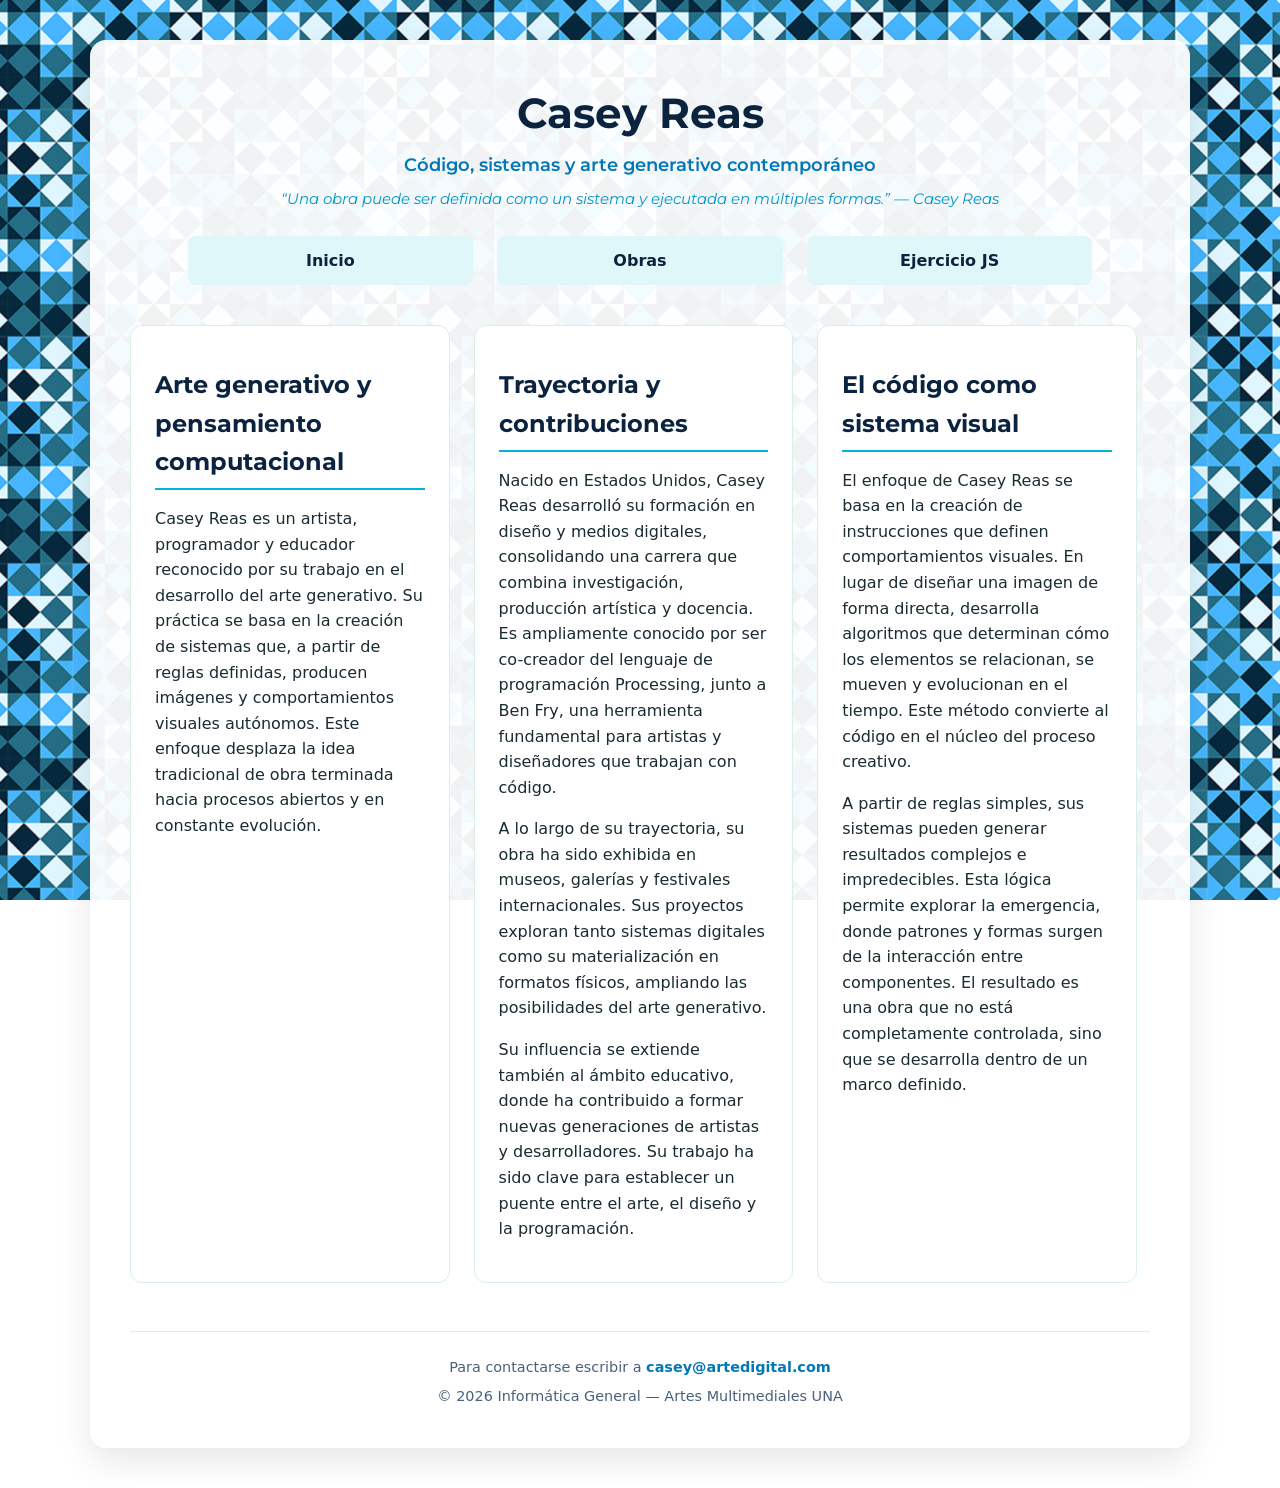
<file: index.html>
<!DOCTYPE html>
<html lang="es">
<head>
    <meta charset="UTF-8">
    <title>Casey Reas: Arte Generativo</title>
   
    <link rel="preconnect" href="https://fonts.googleapis.com">
    <link rel="preconnect" href="https://fonts.gstatic.com" crossorigin>
    <link href="https://fonts.googleapis.com/css2?family=Montserrat:wght@600;800&display=swap" rel="stylesheet">
    <link rel="stylesheet" href="css/estilos.css">
</head>
<body>
    
    <div class="contenedor-principal">
        <header class="encabezado">
            <h1>Casey Reas</h1>
            <p class="subtitulo-destacado">Código, sistemas y arte generativo contemporáneo</p>
            <blockquote class="cita-destacada">“Una obra puede ser definida como un sistema y ejecutada en múltiples formas.” — Casey Reas</blockquote>
            <nav class="menu-nav">
                <ul>
                    <li><a href="index.html">Inicio</a></li>
                    <li><a href="obras.html">Obras</a></li>
                    <li><a href="critica.html">Ejercicio JS</a></li>
                </ul>
            </nav>
        </header>

        <main>
           
        <div class="layout-tres-columnas">
            
                <article class="tarjeta-columna">
                    <h2>Arte generativo y pensamiento computacional</h2>
                    <p>Casey Reas es un artista, programador y educador reconocido por su trabajo en el desarrollo del arte generativo. Su práctica se basa en la creación de sistemas que, a partir de reglas definidas, producen imágenes y comportamientos visuales autónomos. Este enfoque desplaza la idea tradicional de obra terminada hacia procesos abiertos y en constante evolución.</p>
                </article>

                <article class="tarjeta-columna">
                    <h2>Trayectoria y contribuciones</h2>
                    <p>Nacido en Estados Unidos, Casey Reas desarrolló su formación en diseño y medios digitales, consolidando una carrera que combina investigación, producción artística y docencia. Es ampliamente conocido por ser co-creador del lenguaje de programación Processing, junto a Ben Fry, una herramienta fundamental para artistas y diseñadores que trabajan con código.</p>
                    <p>A lo largo de su trayectoria, su obra ha sido exhibida en museos, galerías y festivales internacionales. Sus proyectos exploran tanto sistemas digitales como su materialización en formatos físicos, ampliando las posibilidades del arte generativo.</p>
                    <p>Su influencia se extiende también al ámbito educativo, donde ha contribuido a formar nuevas generaciones de artistas y desarrolladores. Su trabajo ha sido clave para establecer un puente entre el arte, el diseño y la programación.</p>
                </article>

                <article class="tarjeta-columna">
                    <h2>El código como sistema visual</h2>
                    <p>El enfoque de Casey Reas se basa en la creación de instrucciones que definen comportamientos visuales. En lugar de diseñar una imagen de forma directa, desarrolla algoritmos que determinan cómo los elementos se relacionan, se mueven y evolucionan en el tiempo. Este método convierte al código en el núcleo del proceso creativo.</p>
                    <p>A partir de reglas simples, sus sistemas pueden generar resultados complejos e impredecibles. Esta lógica permite explorar la emergencia, donde patrones y formas surgen de la interacción entre componentes. El resultado es una obra que no está completamente controlada, sino que se desarrolla dentro de un marco definido.</p>
                </article>
            </div>
        </main>

        <footer class="pie-pagina">
            <address>
                <p>Para contactarse escribir a <a href="mailto:casey@artedigital.com">casey@artedigital.com</a></p>
            </address>
            <p>&copy; 2026 Informática General — Artes Multimediales UNA</p>
        </footer>
    </div>
</body>
</html>
</file>
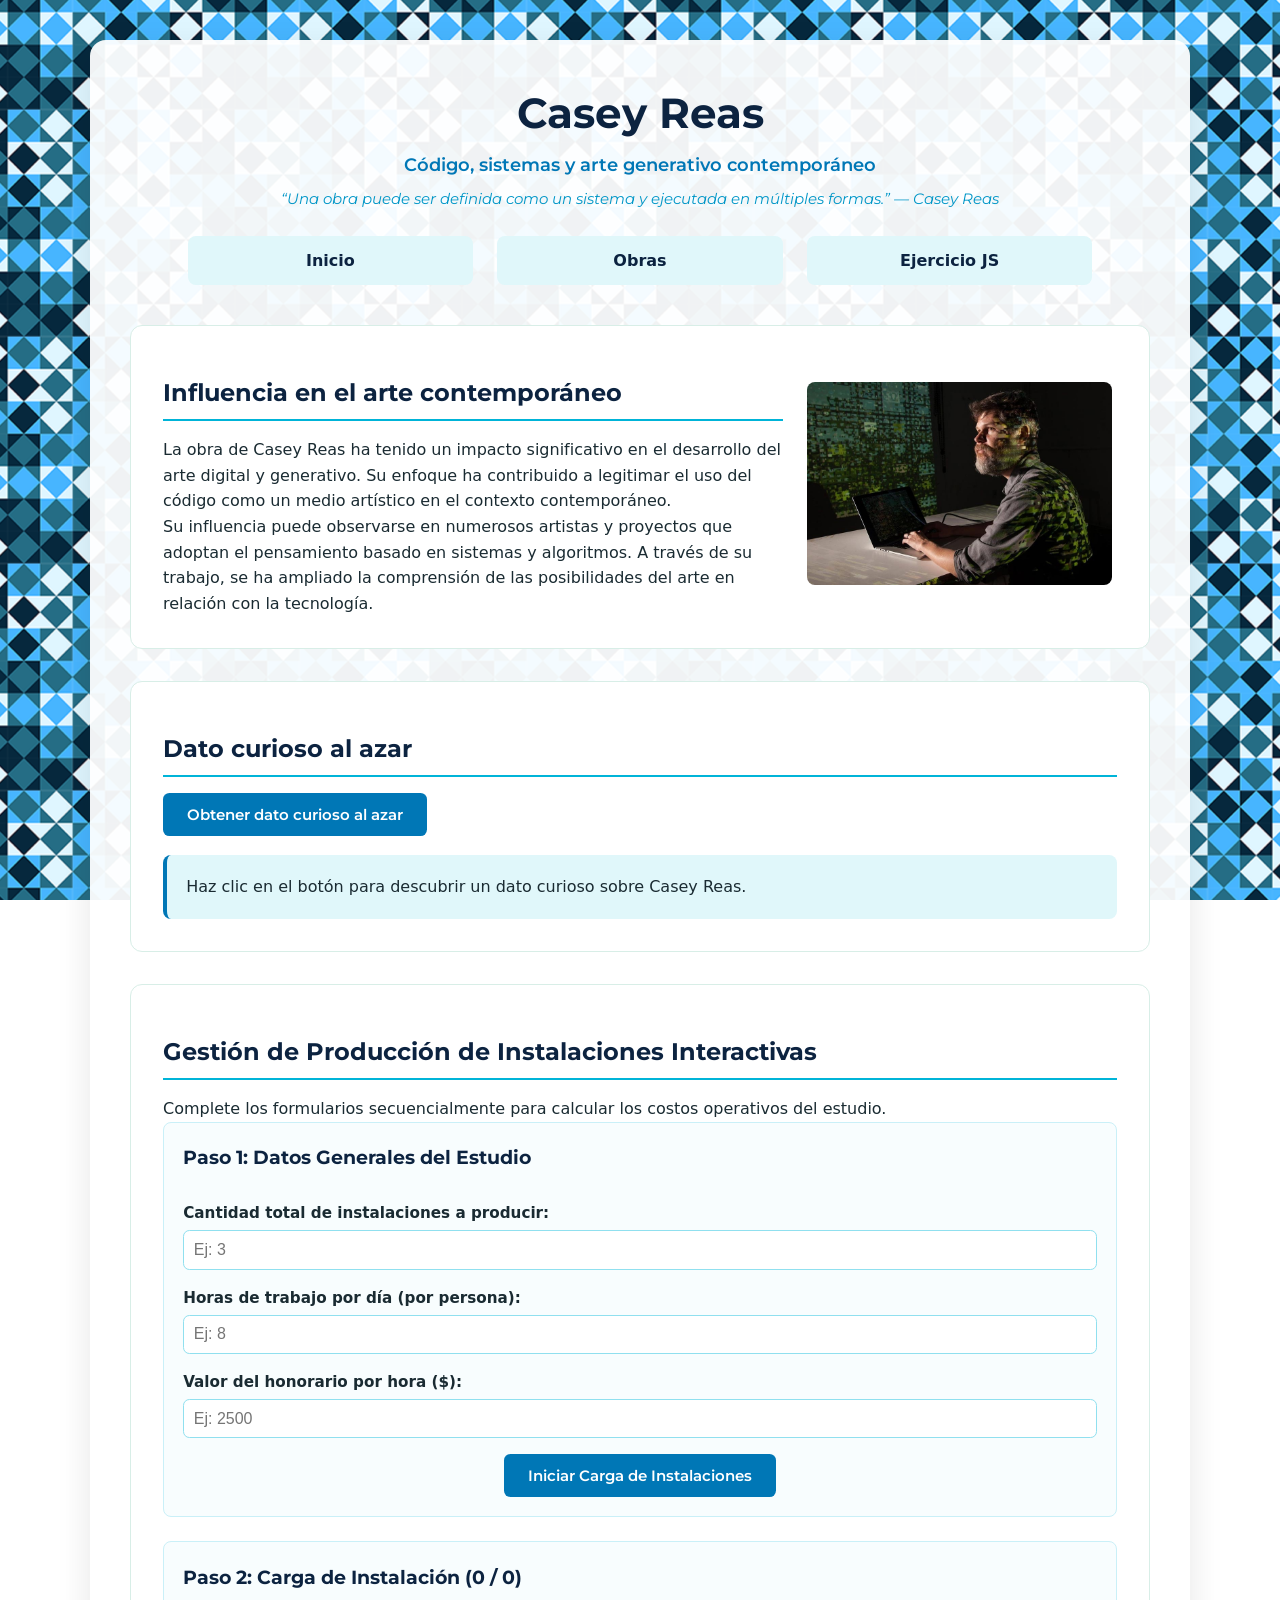
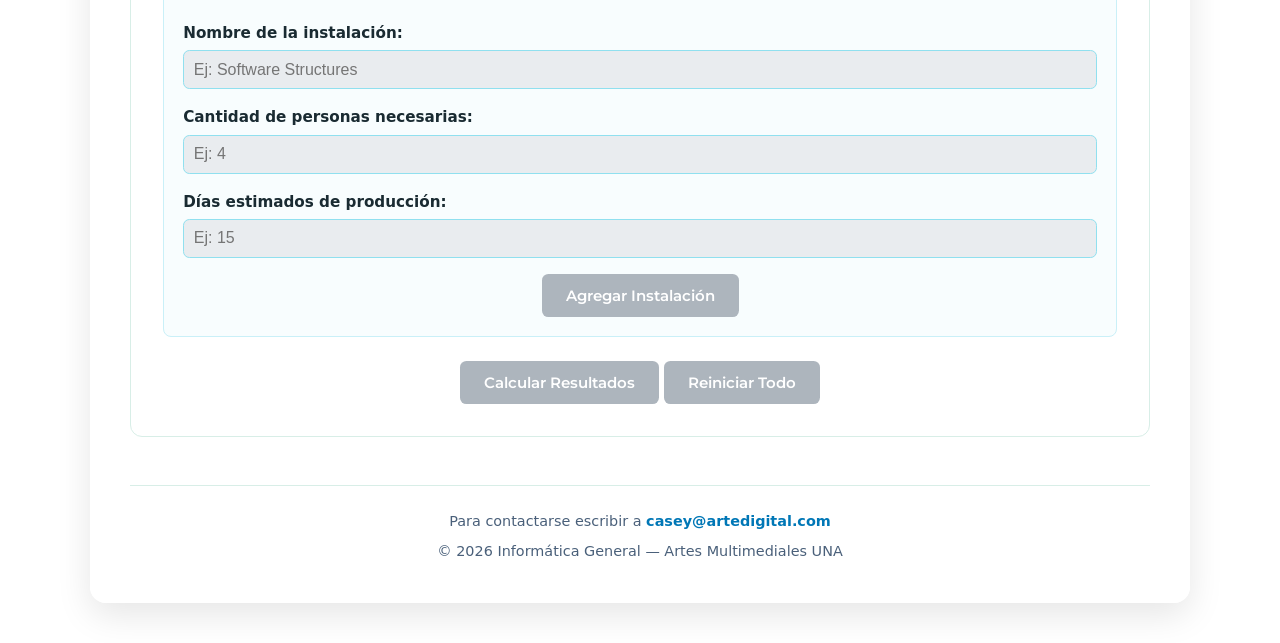
<file: critica.html>
<!DOCTYPE html>
<html lang="es">
<head>
    <meta charset="UTF-8">
    <title>Ejercicio:Casey Reas Studio</title>
    <link rel="preconnect" href="https://fonts.googleapis.com">
    <link rel="preconnect" href="https://fonts.gstatic.com" crossorigin>
    <link href="https://fonts.googleapis.com/css2?family=Montserrat:wght@600;800&display=swap" rel="stylesheet">
    <link rel="stylesheet" href="css/estilos.css">
</head>
<body>
    <div class="contenedor-principal">
        <header class="encabezado">
            <h1>Casey Reas</h1>
            <p class="subtitulo-destacado">Código, sistemas y arte generativo contemporáneo</p>
            <blockquote class="cita-destacada">“Una obra puede ser definida como un sistema y ejecutada en múltiples formas.” — Casey Reas</blockquote>
            <nav class="menu-nav">
                <ul>
                    <li><a href="index.html">Inicio</a></li>
                    <li><a href="obras.html">Obras</a></li>
                    <li><a href="critica.html">Ejercicio JS</a></li>
                </ul>
            </nav>
        </header>
<main>
            
            <section class="bloque-contenido layout-dos-columnas-critica">
                <div class="texto-critica">
                    <h2>Influencia en el arte contemporáneo</h2>
                    <p>La obra de Casey Reas ha tenido un impacto significativo en el desarrollo del arte digital y generativo. Su enfoque ha contribuido a legitimar el uso del código como un medio artístico en el contexto contemporáneo.</p>
                    <p>Su influencia puede observarse en numerosos artistas y proyectos que adoptan el pensamiento basado en sistemas y algoritmos. A través de su trabajo, se ha ampliado la comprensión de las posibilidades del arte en relación con la tecnología.</p>
                </div>
                <div class="imagen-critica">
                    <img src="img/reas.jpg" alt="Exposición de Casey Reas">
                </div>
            </section>

            <!-- Funcionalidad del Dato Curioso al Azar -->
            <section class="bloque-interactivo">
                <h2>Dato curioso al azar</h2>
                <button id="btn-dato" class="boton-estilo">Obtener dato curioso al azar</button>
                <div class="caja-salida">
                    <p id="texto-dato" class="mensaje-dinamico">Haz clic en el botón para descubrir un dato curioso sobre Casey Reas.</p>
                </div>
            </section>

            <!-- Resolución del Ejercicio de Gestión de Producción de Instalaciones -->
            <section class="bloque-interactivo">
                <h2>Gestión de Producción de Instalaciones Interactivas</h2>
                <p class="instrucciones-ui">Complete los formularios secuencialmente para calcular los costos operativos del estudio.</p>

                <!-- Formulario Paso 1: Configuración General -->
                <form id="form-config" class="formulario-estudio">
                    <h3>Paso 1: Datos Generales del Estudio</h3>
                    <div class="campo">
                        <label for="cant-instalaciones">Cantidad total de instalaciones a producir:</label>
                        <input type="number" id="cant-instalaciones" min="1" required placeholder="Ej: 3">
                    </div>
                    <div class="campo">
                        <label for="horas-dia">Horas de trabajo por día (por persona):</label>
                        <input type="number" id="horas-dia" min="1" max="24" required placeholder="Ej: 8">
                    </div>
                    <div class="campo">
                        <label for="honorario-hora">Valor del honorario por hora ($):</label>
                        <input type="number" id="honorario-hora" min="1" required placeholder="Ej: 2500">
                    </div>
                    <button type="submit" id="btn-iniciar-carga" class="boton-estilo">Iniciar Carga de Instalaciones</button>
                </form>

                <!-- Formulario Paso 2: Carga Individual -->
                <form id="form-instalacion" class="formulario-estudio" style="margin-top: 1.5rem;">
                    <h3 id="titulo-paso2">Paso 2: Carga de Instalación (0 / 0)</h3>
                    <div class="campo">
                        <label for="nombre-inst">Nombre de la instalación:</label>
                        <input type="text" id="nombre-inst" required placeholder="Ej: Software Structures" disabled>
                    </div>
                    <div class="campo">
                        <label for="personas-inst">Cantidad de personas necesarias:</label>
                        <input type="number" id="personas-inst" min="1" required placeholder="Ej: 4" disabled>
                    </div>
                    <div class="campo">
                        <label for="dias-inst">Días estimados de producción:</label>
                        <input type="number" id="dias-inst" min="1" required placeholder="Ej: 15" disabled>
                    </div>
                    <button type="submit" id="btn-agregar-inst" class="boton-estilo" disabled>Agregar Instalación</button>
                </form>

                <!-- Botones de Acción de Cálculo y Reinicio -->
                <div class="acciones-finales" style="margin-top: 1.5rem; text-align: center;">
                    <button type="button" id="btn-calcular" class="boton-estilo" disabled>Calcular Resultados</button>
                    <button type="button" id="btn-reiniciar" class="boton-estilo boton-secundario" disabled>Reiniciar Todo</button>
                </div>

                <!-- Salida de Resultados del Ejercicio -->
                <div id="resultado-ejercicio" class="caja-salida oculto"></div>
            </section>
        </main>

        <footer class="pie-pagina">
            <address>
                <p>Para contactarse escribir a <a href="mailto:casey@artedigital.com">casey@artedigital.com</a></p>
            </address>
            <p>&copy; 2026 Informática General — Artes Multimediales UNA</p>
        </footer>
    </div>
    <script src="js/script.js"></script>
</body>
</html>
</file>
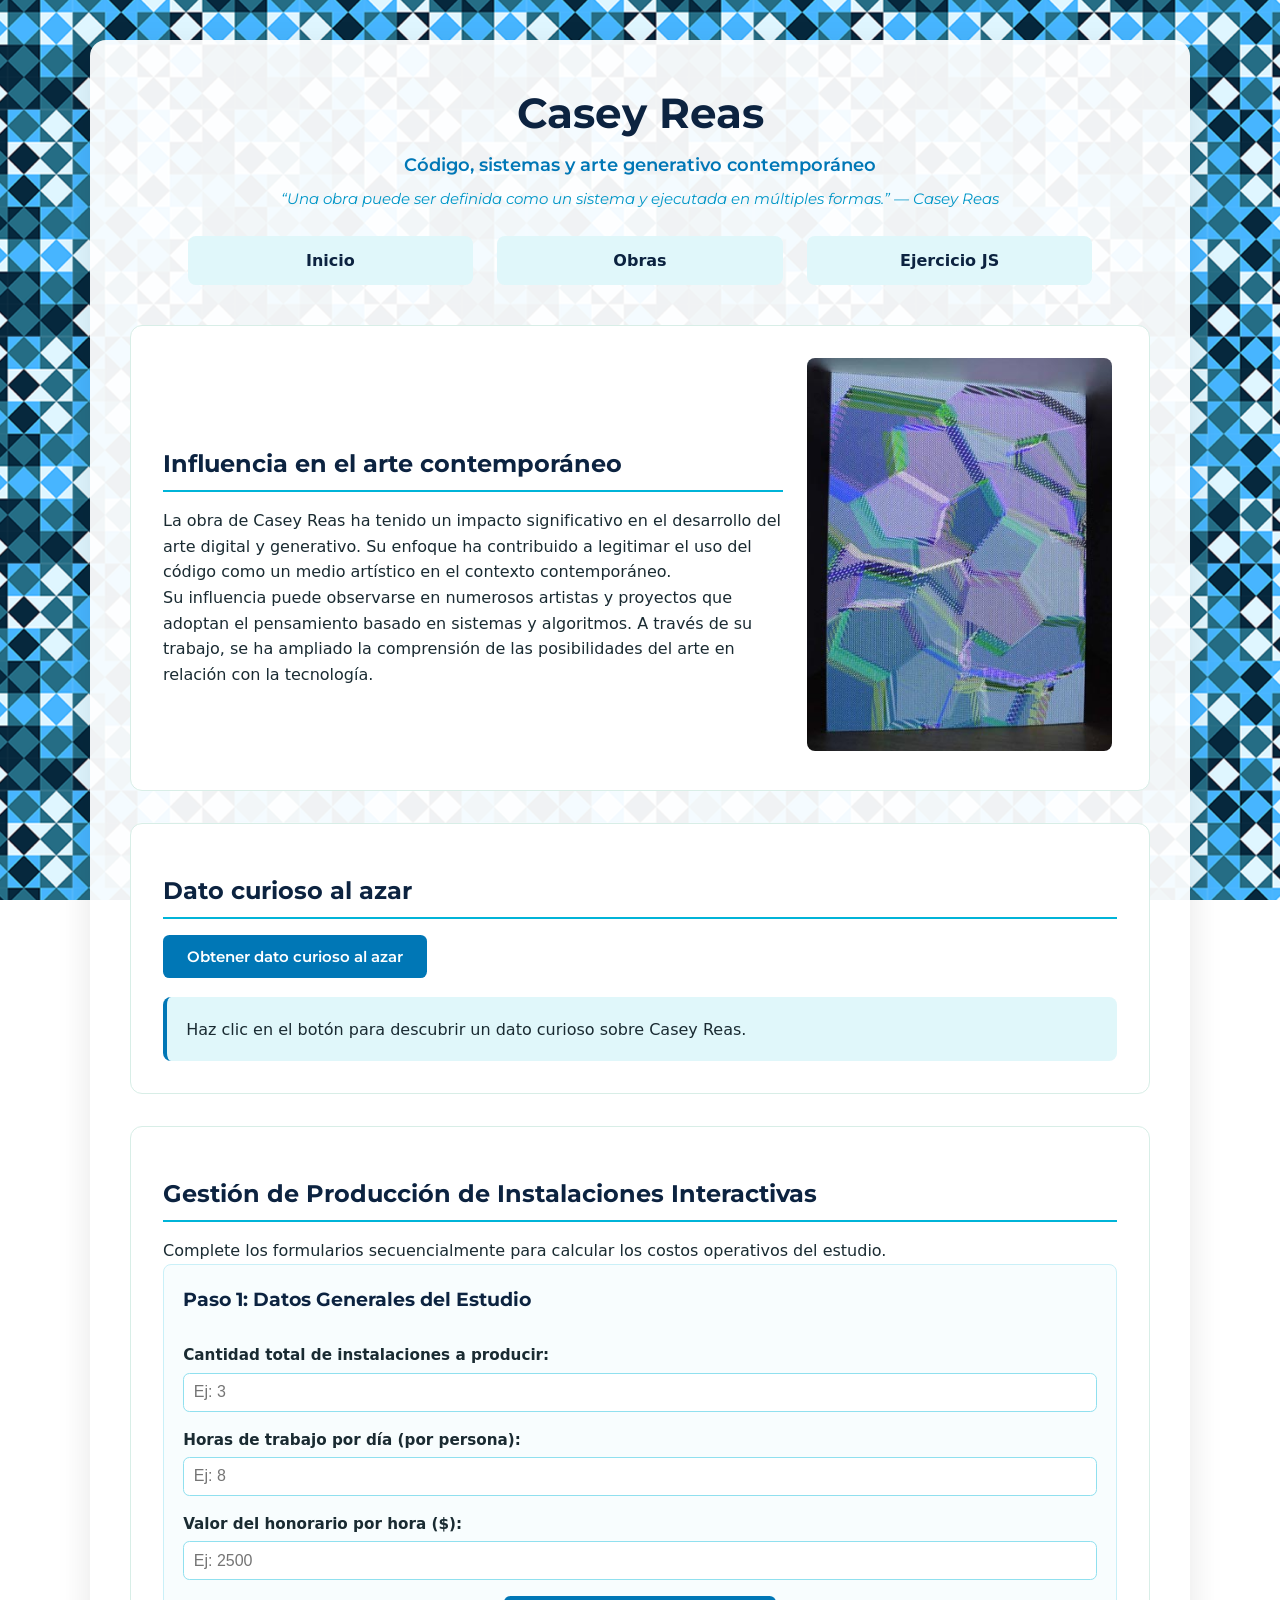
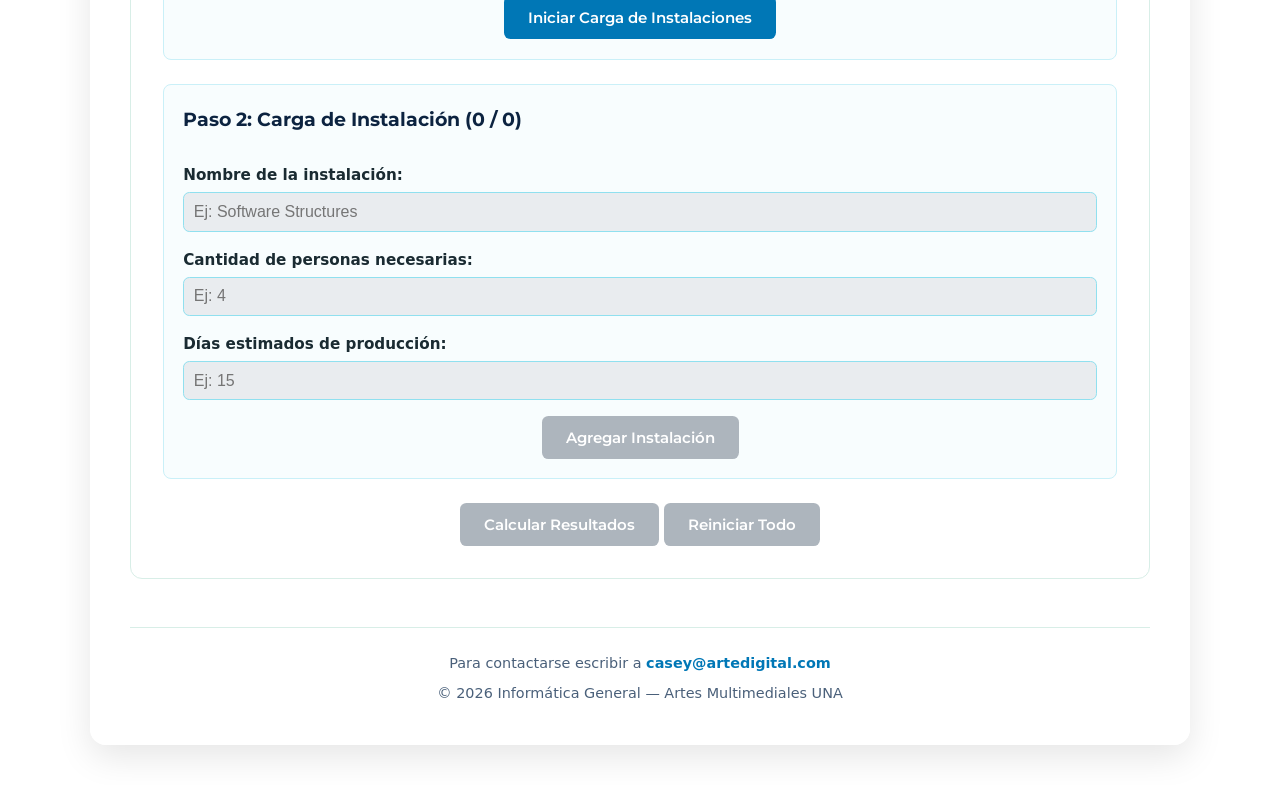
<file: ejercicio.html>
<!DOCTYPE html>
<html lang="es">
<head>
    <meta charset="UTF-8">
    <title>Ejercicio:Casey Reas Studio</title>
    <link rel="preconnect" href="https://fonts.googleapis.com">
    <link rel="preconnect" href="https://fonts.gstatic.com" crossorigin>
    <link href="https://fonts.googleapis.com/css2?family=Montserrat:wght@600;800&display=swap" rel="stylesheet">
    <link rel="stylesheet" href="css/estilos.css">
</head>
<body>
    <div class="contenedor-principal">
        <header class="encabezado">
            <h1>Casey Reas</h1>
            <p class="subtitulo-destacado">Código, sistemas y arte generativo contemporáneo</p>
            <blockquote class="cita-destacada">“Una obra puede ser definida como un sistema y ejecutada en múltiples formas.” — Casey Reas</blockquote>
            <nav class="menu-nav">
                <ul>
                    <li><a href="index.html">Inicio</a></li>
                    <li><a href="obras.html">Obras</a></li>
                    <li><a href="critica.html">Ejercicio JS</a></li>
                </ul>
            </nav>
        </header>
<main>
            <!-- Sección teórica final de texto.txt -->
            <section class="bloque-contenido layout-dos-columnas-critica">
                <div class="texto-critica">
                    <h2>Influencia en el arte contemporáneo</h2>
                    <p>La obra de Casey Reas ha tenido un impacto significativo en el desarrollo del arte digital y generativo. Su enfoque ha contribuido a legitimar el uso del código como un medio artístico en el contexto contemporáneo.</p>
                    <p>Su influencia puede observarse en numerosos artistas y proyectos que adoptan el pensamiento basado en sistemas y algoritmos. A través de su trabajo, se ha ampliado la comprensión de las posibilidades del arte en relación con la tecnología.</p>
                </div>
                <div class="imagen-critica">
                    <img src="img/reas-3.jpg" alt="Exposición de Casey Reas">
                </div>
            </section>

            <!-- Funcionalidad del Dato Curioso al Azar -->
            <section class="bloque-interactivo">
                <h2>Dato curioso al azar</h2>
                <button id="btn-dato" class="boton-estilo">Obtener dato curioso al azar</button>
                <div class="caja-salida">
                    <p id="texto-dato" class="mensaje-dinamico">Haz clic en el botón para descubrir un dato curioso sobre Casey Reas.</p>
                </div>
            </section>

            <!-- Resolución del Ejercicio de Gestión de Producción de Instalaciones -->
            <section class="bloque-interactivo">
                <h2>Gestión de Producción de Instalaciones Interactivas</h2>
                <p class="instrucciones-ui">Complete los formularios secuencialmente para calcular los costos operativos del estudio.</p>

                <!-- Formulario Paso 1: Configuración General -->
                <form id="form-config" class="formulario-estudio">
                    <h3>Paso 1: Datos Generales del Estudio</h3>
                    <div class="campo">
                        <label for="cant-instalaciones">Cantidad total de instalaciones a producir:</label>
                        <input type="number" id="cant-instalaciones" min="1" required placeholder="Ej: 3">
                    </div>
                    <div class="campo">
                        <label for="horas-dia">Horas de trabajo por día (por persona):</label>
                        <input type="number" id="horas-dia" min="1" max="24" required placeholder="Ej: 8">
                    </div>
                    <div class="campo">
                        <label for="honorario-hora">Valor del honorario por hora ($):</label>
                        <input type="number" id="honorario-hora" min="1" required placeholder="Ej: 2500">
                    </div>
                    <button type="submit" id="btn-iniciar-carga" class="boton-estilo">Iniciar Carga de Instalaciones</button>
                </form>

                <!-- Formulario Paso 2: Carga Individual -->
                <form id="form-instalacion" class="formulario-estudio" style="margin-top: 1.5rem;">
                    <h3 id="titulo-paso2">Paso 2: Carga de Instalación (0 / 0)</h3>
                    <div class="campo">
                        <label for="nombre-inst">Nombre de la instalación:</label>
                        <input type="text" id="nombre-inst" required placeholder="Ej: Software Structures" disabled>
                    </div>
                    <div class="campo">
                        <label for="personas-inst">Cantidad de personas necesarias:</label>
                        <input type="number" id="personas-inst" min="1" required placeholder="Ej: 4" disabled>
                    </div>
                    <div class="campo">
                        <label for="dias-inst">Días estimados de producción:</label>
                        <input type="number" id="dias-inst" min="1" required placeholder="Ej: 15" disabled>
                    </div>
                    <button type="submit" id="btn-agregar-inst" class="boton-estilo" disabled>Agregar Instalación</button>
                </form>

                <!-- Botones de Acción de Cálculo y Reinicio -->
                <div class="acciones-finales" style="margin-top: 1.5rem; text-align: center;">
                    <button type="button" id="btn-calcular" class="boton-estilo" disabled>Calcular Resultados</button>
                    <button type="button" id="btn-reiniciar" class="boton-estilo boton-secundario" disabled>Reiniciar Todo</button>
                </div>

                <!-- Salida de Resultados del Ejercicio -->
                <div id="resultado-ejercicio" class="caja-salida oculto"></div>
            </section>
        </main>

        <footer class="pie-pagina">
            <address>
                <p>Para contactarse escribir a <a href="mailto:casey@artedigital.com">casey@artedigital.com</a></p>
            </address>
            <p>&copy; 2026 Informática General — Artes Multimediales UNA</p>
        </footer>
    </div>
    <script src="js/script.js"></script>
</body>
</html>
</file>
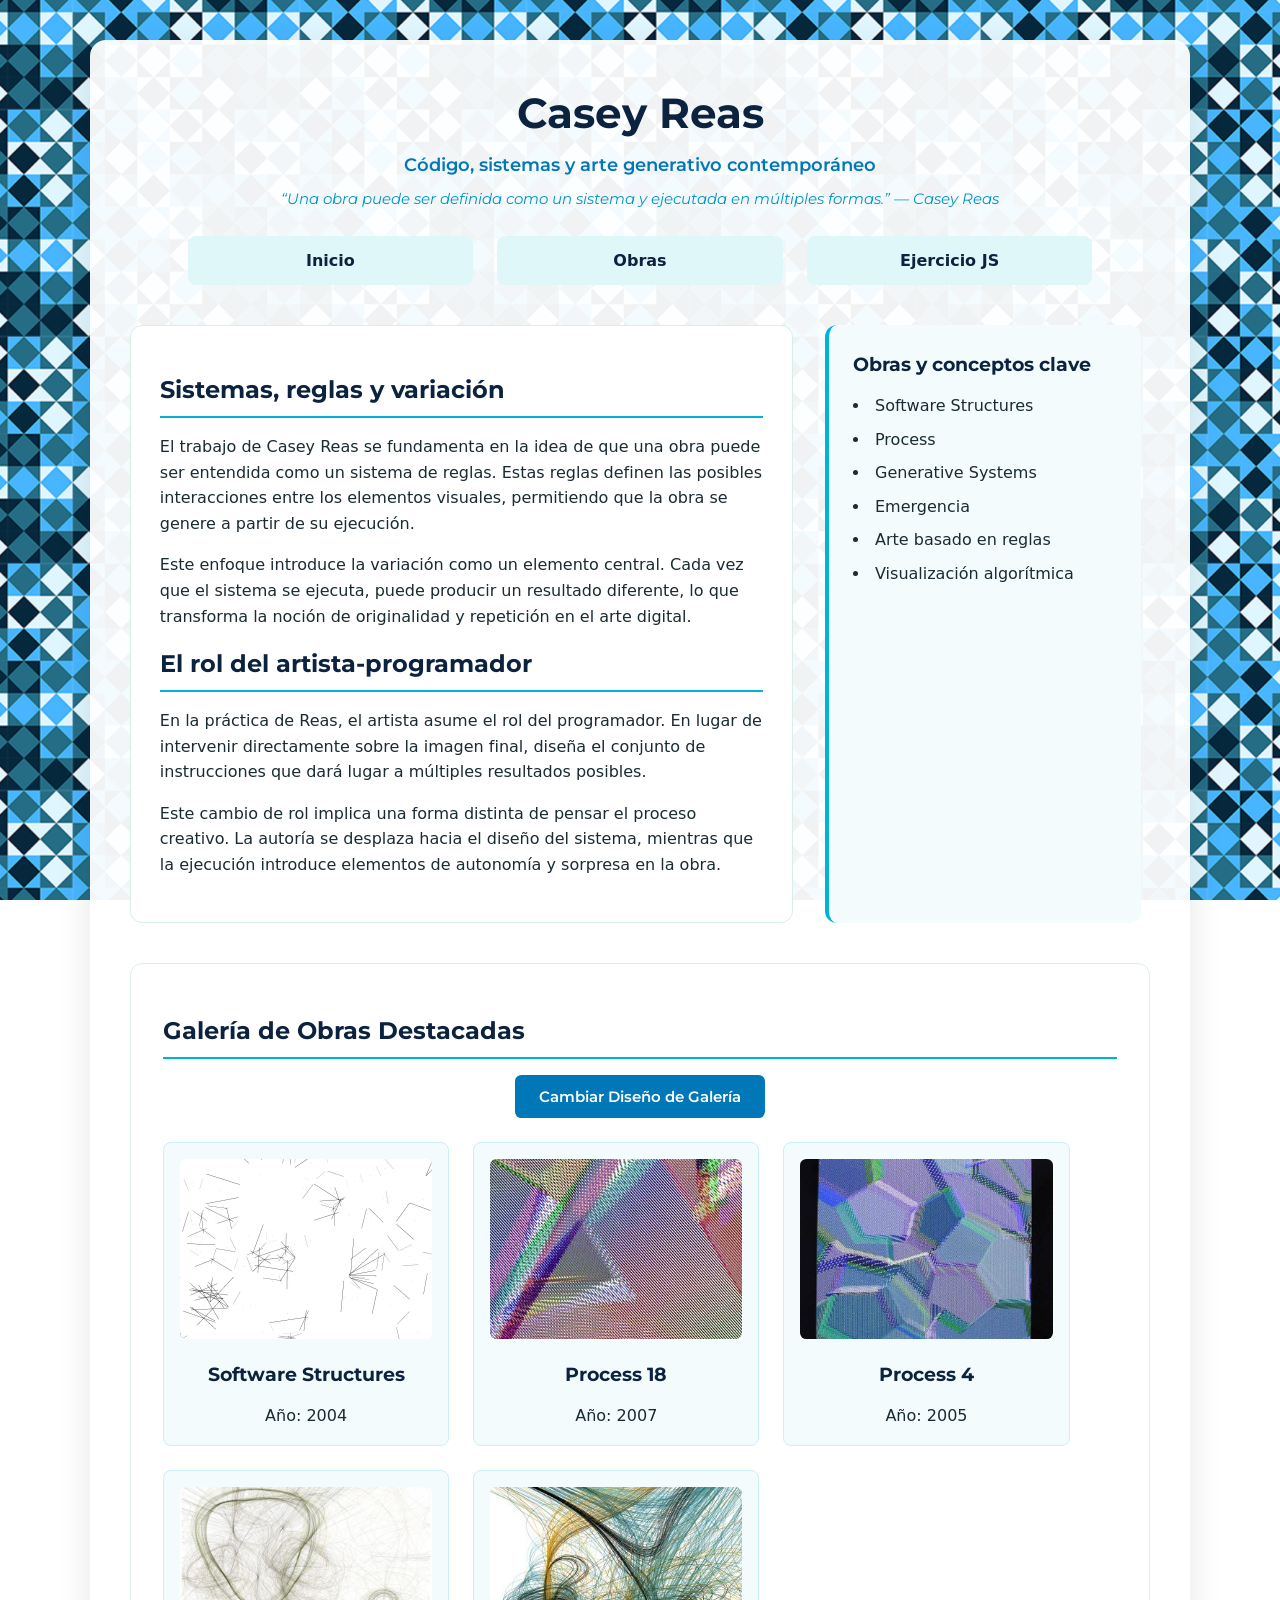
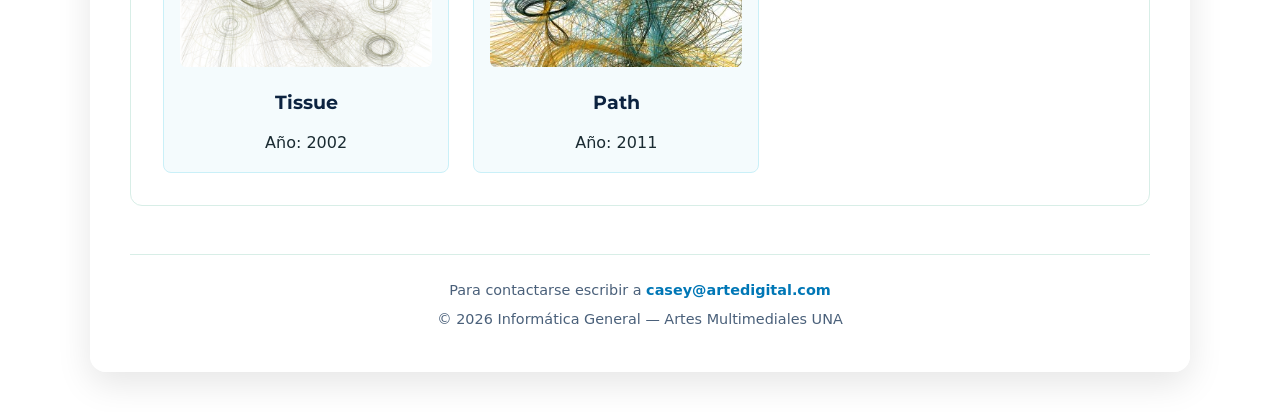
<file: obras.html>
<!DOCTYPE html>
<html lang="es">
<head>
    <meta charset="UTF-8">
    <title>Obras de Casey Reas</title>
    <link rel="preconnect" href="https://fonts.googleapis.com">
    <link rel="preconnect" href="https://fonts.gstatic.com" crossorigin>
    <link href="https://fonts.googleapis.com/css2?family=Montserrat:wght@600;800&display=swap" rel="stylesheet">
    <link rel="stylesheet" href="css/estilos.css">
</head>
<body>
    <div class="contenedor-principal">
        <header class="encabezado">
            <h1>Casey Reas</h1>
            <p class="subtitulo-destacado">Código, sistemas y arte generativo contemporáneo</p>
            <blockquote class="cita-destacada">“Una obra puede ser definida como un sistema y ejecutada en múltiples formas.” — Casey Reas</blockquote>
            <nav class="menu-nav">
                <ul>
                    <li><a href="index.html">Inicio</a></li>
                    <li><a href="obras.html">Obras</a></li>
                    <li><a href="critica.html">Ejercicio JS</a></li>
                </ul>
            </nav>
        </header>

        <main>
            
            <div class="layout-dos-columnas">
                <article class="columna-principal">
                    <h2>Sistemas, reglas y variación</h2>
                    <p>El trabajo de Casey Reas se fundamenta en la idea de que una obra puede ser entendida como un sistema de reglas. Estas reglas definen las posibles interacciones entre los elementos visuales, permitiendo que la obra se genere a partir de su ejecución.</p>
                    <p>Este enfoque introduce la variación como un elemento central. Cada vez que el sistema se ejecuta, puede producir un resultado diferente, lo que transforma la noción de originalidad y repetición en el arte digital.</p>
                    
                    <h2>El rol del artista-programador</h2>
                    <p>En la práctica de Reas, el artista asume el rol del programador. En lugar de intervenir directamente sobre la imagen final, diseña el conjunto de instrucciones que dará lugar a múltiples resultados posibles.</p>
                    <p>Este cambio de rol implica una forma distinta de pensar el proceso creativo. La autoría se desplaza hacia el diseño del sistema, mientras que la ejecución introduce elementos de autonomía y sorpresa en la obra.</p>
                </article>

                <aside class="columna-secundaria">
                    <h3>Obras y conceptos clave</h3>
                    <ul class="lista-conceptos">
                        <li>Software Structures</li>
                        <li>Process</li>
                        <li>Generative Systems</li>
                        <li>Emergencia</li>
                        <li>Arte basado en reglas</li>
                        <li>Visualización algorítmica</li>
                    </ul>
                </aside>
            </div>

           
            <section class="seccion-galeria-contenedor">
                <h2>Galería de Obras Destacadas</h2>
                <div class="panel-control-galeria">
                    <button id="btn-cambiar-diseno" class="boton-estilo">Cambiar Diseño de Galería</button>
                </div>
                <div id="galeria-obras" class="galeria-flex modo-normal"></div>
            </section>
        </main>

        <footer class="pie-pagina">
            <address>
                <p>Para contactarse escribir a <a href="mailto:casey@artedigital.com">casey@artedigital.com</a></p>
            </address>
            <p>&copy; 2026 Informática General — Artes Multimediales UNA</p>
        </footer>
    </div>
    <script src="js/script.js"></script>
</body>
</html>
</file>
<file: css/estilos.css>
*{
    margin: 0;
    padding: 0;
    box-sizing: border-box;
}

body{
    font-family: system-ui, -apple-system, BlinkMacSystemFont, 'Segoe UI', Roboto, sans-serif; 
    color: #1a2b32; 
    line-height: 1.6;
    display: flex; justify-content: center;
    background-image: url('../img/fondo.png'); 
    background-attachment: fixed; 
    background-repeat: repeat; 
    background-position: center; 
    padding: 2.5rem 1rem;
}

.contenedor-principal 
{ max-width: 1100px; 
  width: 100%;
  background-color: rgba(255, 255, 255, 0.94); 
  border-radius: 1rem; 
  padding: 2.5rem; 
  box-shadow: 0 12px 35px rgba(0, 0, 0, 0.1); 
}

h1, h2, h3, .subtitulo-destacado, .cita-destacada, .boton-estilo { 
    font-family: 'Montserrat', sans-serif; 
    color: #0c2340; 
}

h1 { 
    font-size: 2.6rem; 
    text-align: center; 
    margin-bottom: 0.3rem; 
}

h2 { 
    font-size: 1.5rem; 
    margin-top: 1rem; 
    margin-bottom: 1rem; 
    border-bottom: 2px solid #00b4d8; 
    padding-bottom: 0.4rem; 
}
h3 { 
    font-size: 1.2rem; 
    margin-bottom: 0.8rem; 
}

.subtitulo-destacado { 
    text-align: center; 
    font-size: 1.1rem; 
    color: #0077b6; 
    font-weight: 600; 
    margin-bottom: 0.5rem; 
}
.cita-destacada { 
    text-align: center; 
    font-style: italic; 
    font-size: 0.95rem; 
    color: #0096c7; 
    margin-bottom: 1.5rem; 
}

.menu-nav { 
    margin: 1.5rem 0 2.5rem 0; 
}

.menu-nav ul { 
    list-style: none; 
    display: flex; 
    justify-content: center; 
    gap: 1.5rem; 
}

.menu-nav li { 
    width: 28%; 
}

.menu-nav li a { 
    display: block; 
    text-align: center; 
    padding: 0.75rem 1rem; 
    border-radius: 0.5rem; 
    text-decoration: none; 
    font-weight: 600; 
    transition: all 0.3s ease; 
}

.menu-nav li a:link { 
    background-color: #e0f7fa; 
    color: #0c2340; 
}

.menu-nav li a:visited { 
    color: #0077b6; 
}

.menu-nav li a:hover { 
    background-color: #0077b6; 
    color: #ffffff; 
}

.menu-nav li a:active { 
    background-color: #03045e; 
    color: #ffffff; 
}

.layout-tres-columnas { 
    display: flex; 
    gap: 1.5rem; 
    margin-bottom: 2rem; 
}
.tarjeta-columna { 
    width: 31.33%; 
    background-color: #ffffff; 
    padding: 1.5rem; 
    border-radius: 0.75rem; 
    border: 1px solid #d8eee7; 
}

.tarjeta-columna p { 
    margin-bottom: 1rem; 
}
.tarjeta-columna img { 
    width: 100%; 
    height: auto; 
    border-radius: 0.5rem; 
    margin-top: 0.5rem; 
}

.layout-dos-columnas { 
    display: flex; 
    gap: 2rem; 
    margin-bottom: 2.5rem; 
}

.columna-principal { 
    width: 65%; 
    background-color: #ffffff; 
    padding: 1.8rem; 
    border-radius: 0.75rem; 
    border: 1px solid #d8eee7; 
}

.columna-principal p { 
    margin-bottom: 1rem; 
}

.columna-secundaria { 
    width: 31%; 
    background-color: #f4fbfd; 
    padding: 1.5rem; 
    border-radius: 0.75rem; 
    border-left: 4px solid #00b4d8; 
}

.columna-secundaria img { 
    width: 100%; 
    height: auto; 
    border-radius: 0.5rem; 
    margin-bottom: 1rem; 
}

.lista-conceptos { 
    list-style-position: inside; 
    margin-top: 0.8rem; 
}

.lista-conceptos li { 
    margin-bottom: 0.5rem; 
}

.layout-dos-columnas-critica { 
    display: flex; 
    gap: 1.5rem; 
    align-items: center; 
}

.texto-critica { 
    width: 65%; 
}
.imagen-critica { 
    width: 32%; 
}

.imagen-critica img { 
    width: 100%; 
    height: auto; 
    border-radius: 0.5rem; 
}

.seccion-galeria-contenedor { 
    background-color: #ffffff; 
    padding: 2rem; border-radius: 0.75rem; 
    border: 1px solid #d8eee7; 
}
.panel-control-galeria { 
    margin-bottom: 1.5rem; 
    text-align: center; 
}
.galeria-flex { 
    display: flex; 
    flex-wrap: wrap; 
    gap: 1.5rem; 
}

.modo-normal .tarjeta-obra { 
    width: 30%; 
    background-color: #f4fbfd; 
    border-radius: 0.5rem; 
    padding: 1rem; 
    text-align: center; 
    border: 1px solid #caf0f8; 
}

.modo-compacto .tarjeta-obra { 
    width: 46%; 
    background-color: #0c2340; 
    color: #ffffff; 
    border-radius: 0.5rem; 
    padding: 1.5rem; 
    text-align: center; 
}
.modo-compacto .tarjeta-obra h3 { 
    color: #90e0ef; 
}
.tarjeta-obra img { 
    width: 100%; 
    height: 180px; 
    object-fit: cover; 
    border-radius: 0.4rem; 
    margin-bottom: 0.8rem; 
}

.bloque-contenido, .bloque-interactivo { 
    background-color: #ffffff; 
    padding: 2rem; 
    border-radius: 0.75rem; 
    border: 1px solid #d8eee7; 
    margin-bottom: 2rem; 
}

.caja-salida { 
    margin-top: 1.2rem; 
    padding: 1.2rem; 
    background-color: #e0f7fa; 
    border-radius: 0.5rem; 
    border-left: 4px solid #0077b6; 
}

.formulario-estudio { 
    display: flex; 
    flex-direction: column; 
    gap: 1rem; 
    background-color: #f8fdfe; 
    padding: 1.2rem; border-radius: 
    0.5rem; 
    border: 1px solid #caf0f8; 
}

.campo { 
    display: flex; 
    flex-direction: column; 
    gap: 0.3rem; 
}
.campo label { 
    font-weight: 600; 
    font-size: 0.95rem; 
}
.campo input { 
    padding: 0.6rem; 
    border: 1px solid #90e0ef; 
    border-radius: 0.4rem; 
    font-size: 1rem; 
}
.campo input:disabled { 
    background-color: #e9ecef; 
    cursor: not-allowed; 
}

.boton-estilo { 
    background-color: #0077b6; 
    color: #ffffff; 
    border: none; 
    padding: 0.75rem 1.5rem; 
    font-size: 0.95rem; 
    font-weight: 600; 
    border-radius: 0.4rem; 
    cursor: pointer; 
    transition: background-color 0.3s ease; 
    align-self: center; 
}
.boton-estilo:hover:not(:disabled) { 
    background-color: #0096c7; 
}
.boton-estilo:disabled { 
    background-color: #adb5bd; 
    cursor: not-allowed; 
}
.boton-secundario { 
    background-color: #6c757d; 
}
.oculto { 
    display: none; 
}

.pie-pagina { 
    margin-top: 3rem; 
    padding-top: 1.5rem; 
    border-top: 1px solid #d8eee7; 
    text-align: center; 
    font-size: 0.9rem; 
    color: #4a607a; 
}
.pie-pagina address { 
    font-style: normal; 
    margin-bottom: 0.4rem; 
}
.pie-pagina a { 
    color: #0077b6; 
    text-decoration: none; 
    font-weight: 600; 
}
</file>
